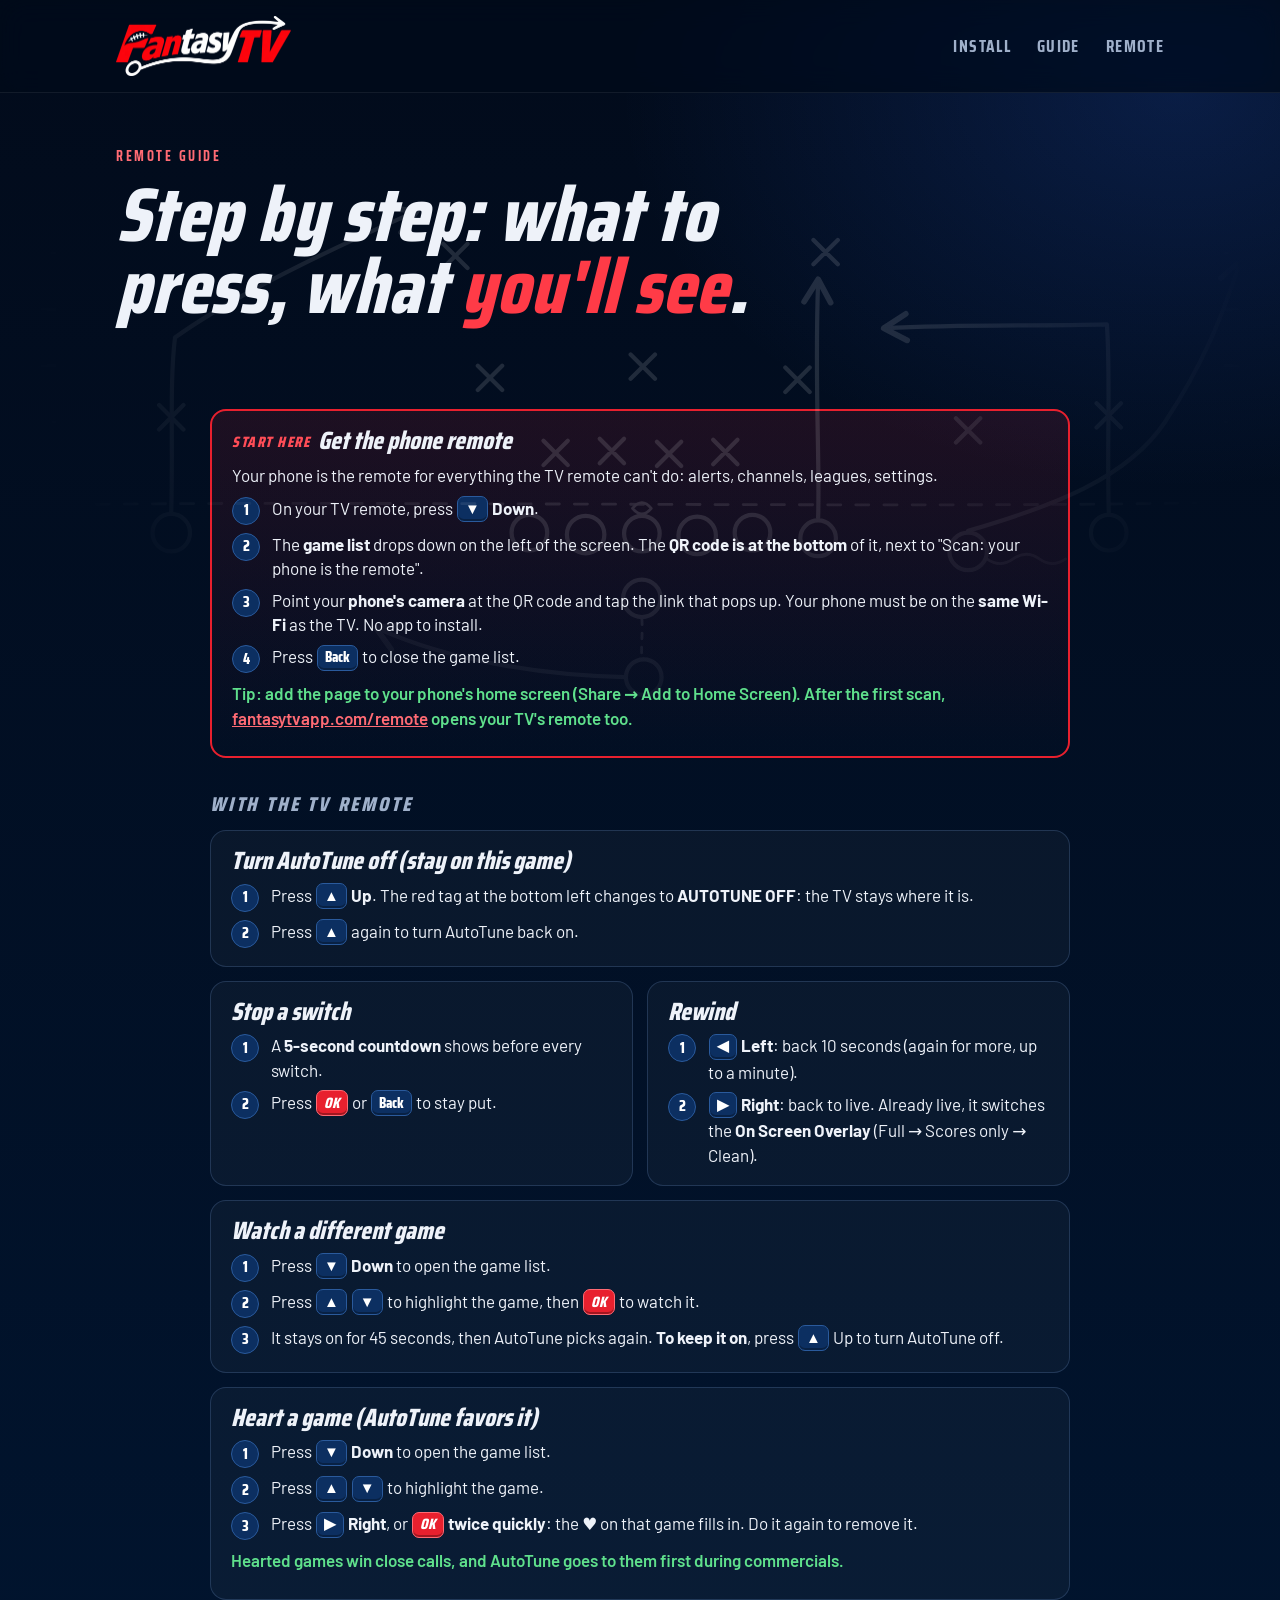
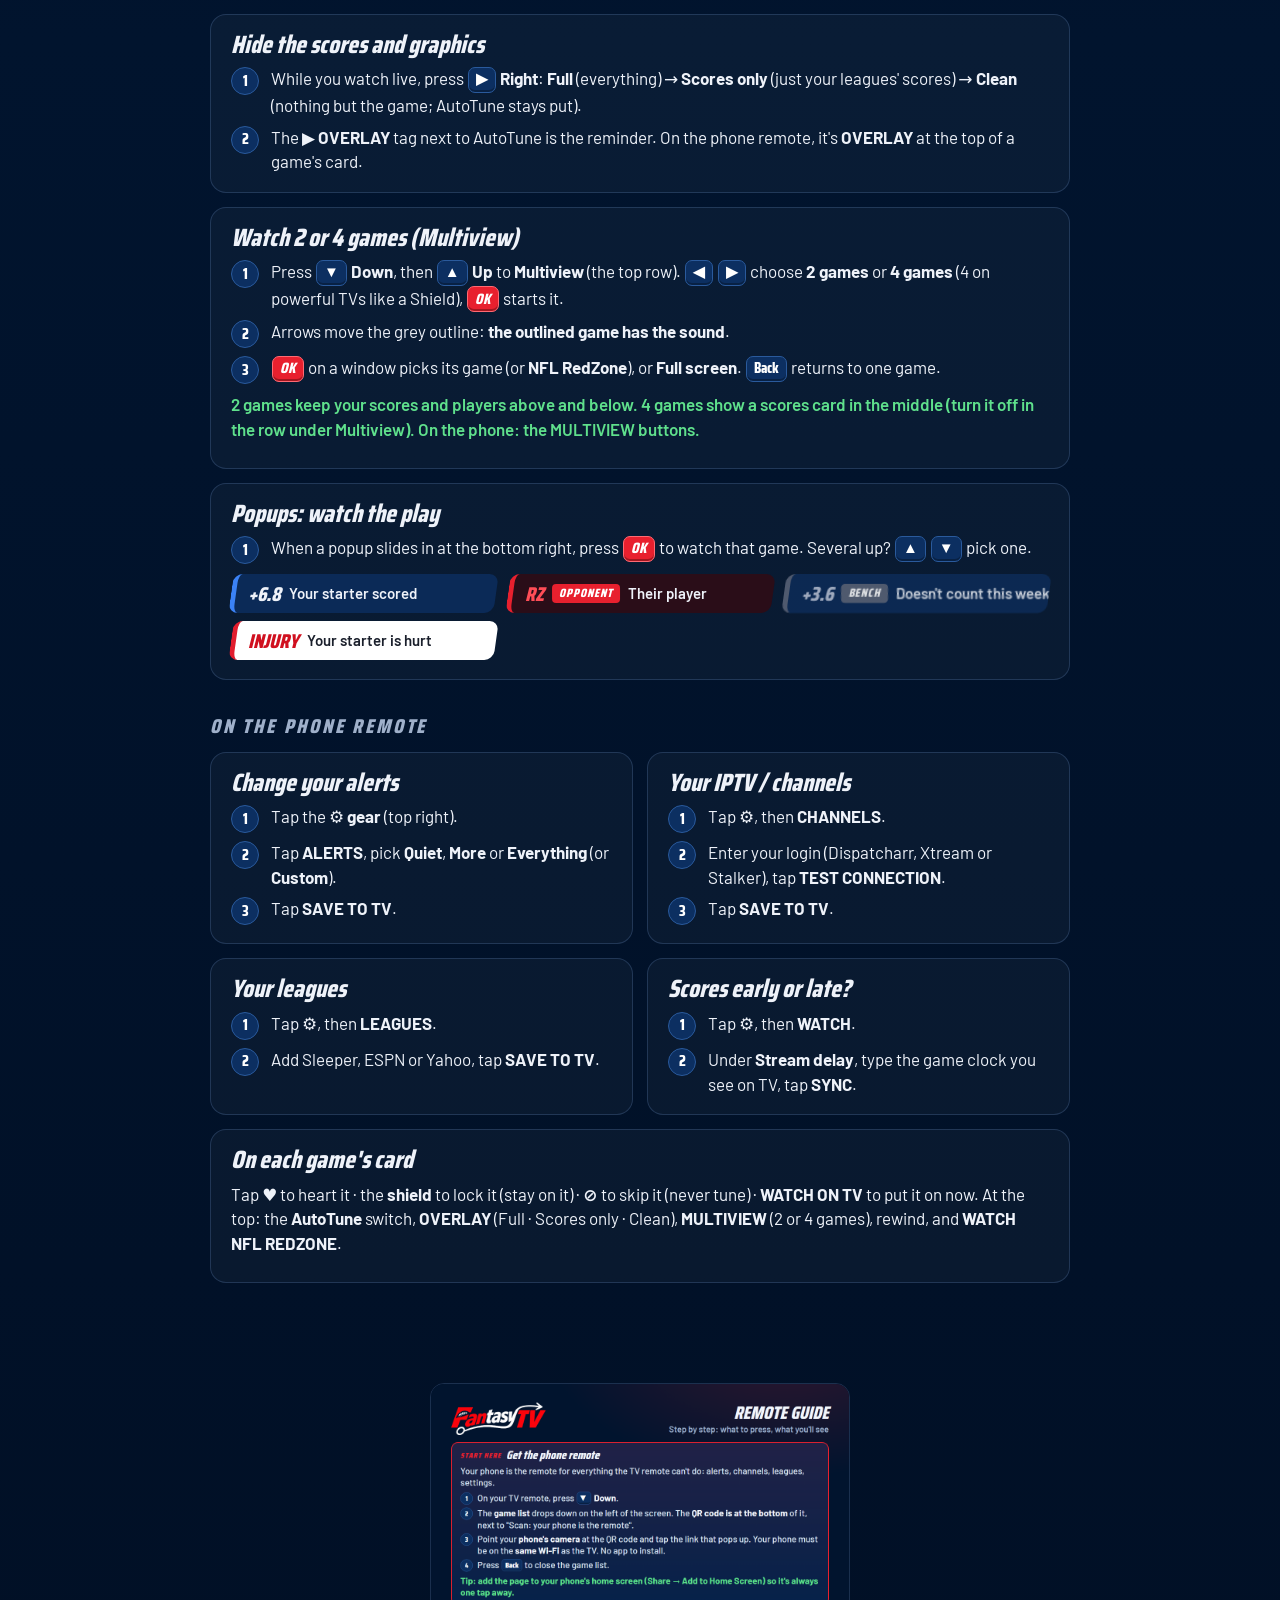
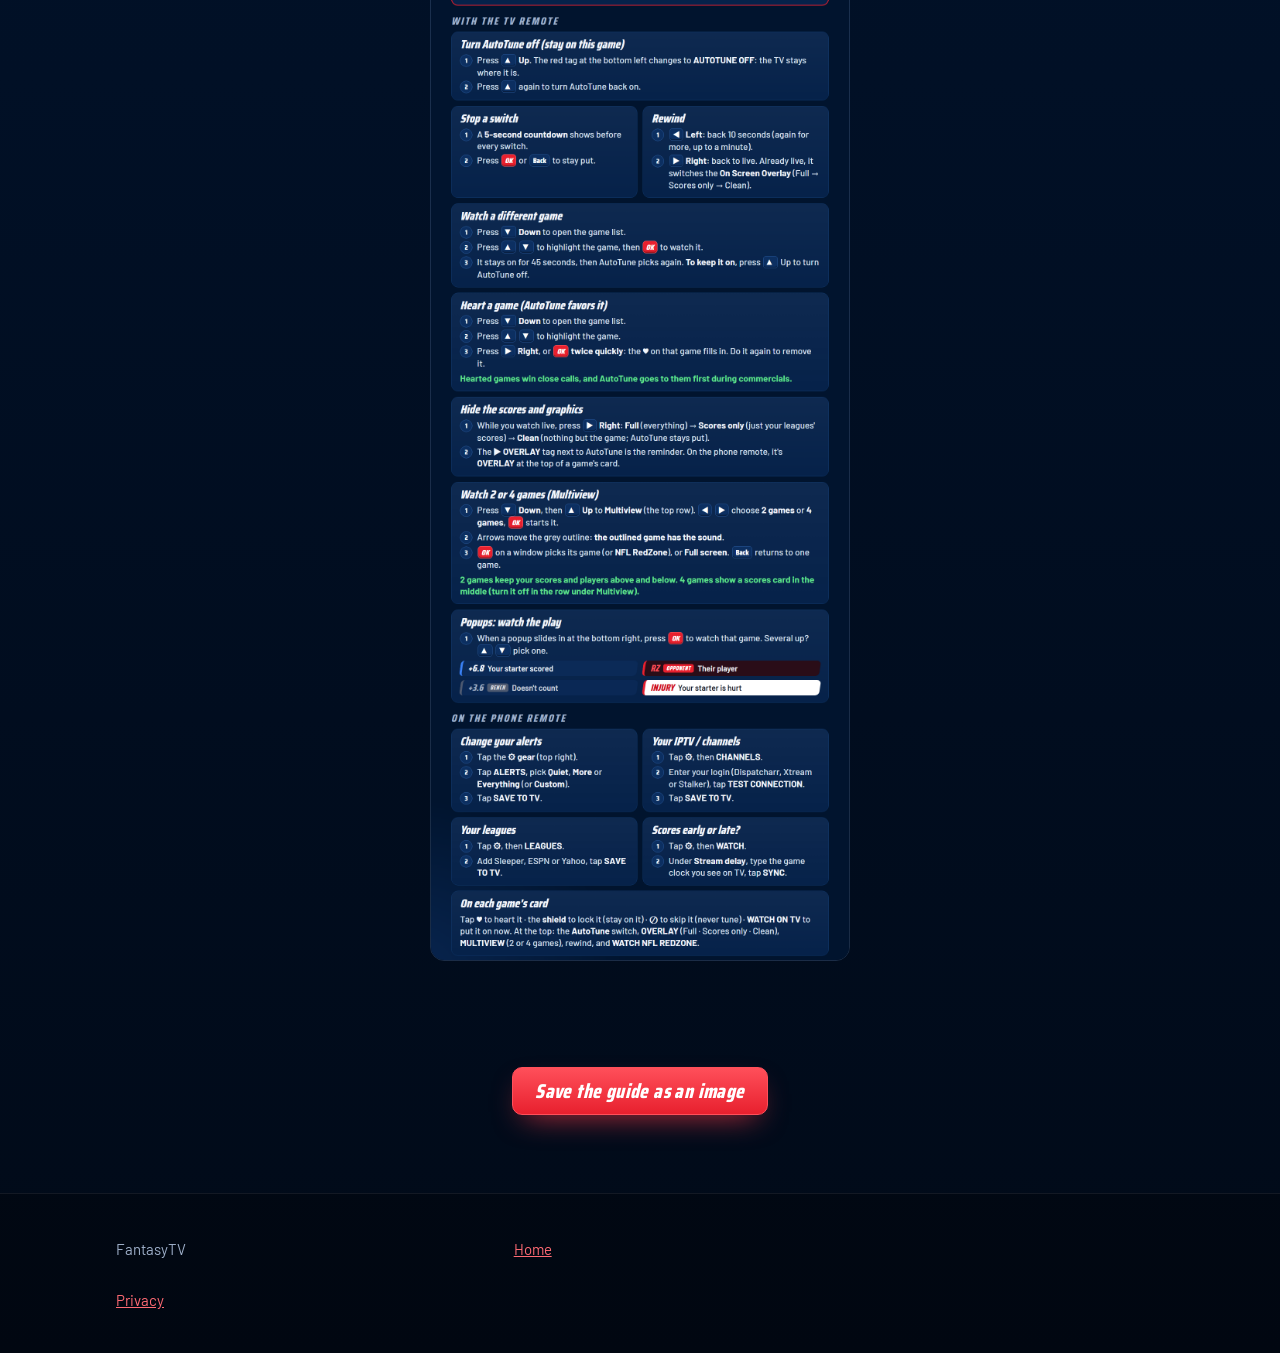
<file: guide/index.html>
<!doctype html>
<html lang="en">
<head>
<meta charset="utf-8">
<meta name="viewport" content="width=device-width, initial-scale=1, viewport-fit=cover">
<title>FantasyTV Remote Guide</title>
<meta name="description" content="Step by step: open the phone remote, turn AutoTune off, heart a game, hide the overlays, rewind, change alerts, channels and leagues.">
<meta name="theme-color" content="#000c1d">
<meta property="og:title" content="FantasyTV Remote Guide">
<meta property="og:description" content="Step by step: what to press, what you'll see.">
<meta property="og:image" content="https://fantasytvapp.com/img/remote-guide.png">
<meta property="og:url" content="https://fantasytvapp.com/guide">
<meta name="twitter:card" content="summary_large_image">
<link rel="icon" href="/img/icon-32.png">
<link rel="preconnect" href="https://fonts.googleapis.com">
<link rel="stylesheet" href="https://fonts.googleapis.com/css2?family=Saira+Condensed:ital,wght@0,700;1,800&family=Barlow:wght@400;500;600;700&display=swap">
<link rel="stylesheet" href="/css/site.css">
<style>
  /* The remote guide, step by step: the same content as brand/FantasyTV-Remote-Guide.png, as a page that fits any screen. */
  .guide { display: grid; gap: 14px; max-width: 860px; margin: 0 auto; }
  .guide h2 { font: italic 800 20px/1 'Saira Condensed', sans-serif; letter-spacing: .14em; color: var(--muted); margin: 22px 0 2px; }
  .gc { padding: 16px 20px 18px; border-radius: 16px; background: rgba(255,255,255,.035); border: 1px solid rgba(120,160,220,.22); }
  .gc.start { border: 2px solid #e8202e; background: linear-gradient(180deg, rgba(232,32,46,.12), rgba(232,32,46,0)); }
  .gc h3 { font: italic 800 25px/1.1 'Saira Condensed', sans-serif; margin: 0 0 8px; }
  .gc h3 .q { font-size: 15px; letter-spacing: .1em; color: #ff4d57; margin-right: 8px; vertical-align: 2px; }
  .gc p { margin: 0 0 8px; line-height: 1.45; }
  .gc ol { list-style: none; counter-reset: s; margin: 0; padding: 0; display: grid; gap: 7px; }
  .gc li { counter-increment: s; display: grid; grid-template-columns: 30px 1fr; gap: 10px; line-height: 1.45; }
  .gc li::before { content: counter(s); width: 26px; height: 26px; margin-top: 1px; border-radius: 50%; background: #0c2f61; border: 1px solid #2a5a9c;
    display: flex; align-items: center; justify-content: center; font: 800 15px/1 'Saira Condensed', sans-serif; color: #fff; }
  .k { display: inline-flex; align-items: center; justify-content: center; min-width: 28px; height: 26px; padding: 0 7px; margin: 0 1px; border-radius: 7px; vertical-align: 1px;
    background: #0c2f61; border: 1px solid #2a5a9c; box-shadow: inset 0 -2px 0 rgba(0,0,0,.3); font: 800 15px/1 'Saira Condensed', sans-serif; color: #fff; }
  .k.ok { background: #e8202e; border-color: #ff6a73; font-style: italic; }
  .tip { color: #5fe08c; font-weight: 600; margin-top: 8px !important; }
  .two { display: grid; grid-template-columns: repeat(auto-fit, minmax(300px, 1fr)); gap: 14px; }
  .pops { display: grid; grid-template-columns: repeat(auto-fit, minmax(230px, 1fr)); gap: 8px 12px; margin-top: 10px; }
  .pop { display: flex; align-items: center; gap: 8px; padding: 8px 12px; border-radius: 9px; transform: skewX(-8deg); background: #0b2a57;
    border-left: 5px solid #3b82f6; font-size: 15px; font-weight: 600; white-space: nowrap; overflow: hidden; }
  .pop > * { transform: skewX(8deg); }
  .pop .pts { font: italic 800 20px/1 'Saira Condensed', sans-serif; }
  .tag { padding: 1px 7px; border-radius: 4px; font: italic 800 12px/1.4 'Saira Condensed', sans-serif; letter-spacing: .08em; color: #fff; }
  .pop.opp { background: #2a0d18; border-color: #e8202e; } .pop.opp .pts { color: #ff4d57; } .pop.opp .tag { background: #e8202e; }
  .pop.bench { opacity: .85; border-color: #5b6478; } .pop.bench .pts { color: #b8c2d6; } .pop.bench .tag { background: #5b6478; }
  .pop.inj { background: #fff; color: #1a1f2b; border-color: #e11d2e; } .pop.inj .pts { color: #d0101f; }
  .save { display: flex; flex-wrap: wrap; gap: 12px; align-items: center; justify-content: center; margin: 28px auto 6px; max-width: 860px; text-align: center; }
  .save img { width: 100%; max-width: 420px; border-radius: 14px; border: 1px solid rgba(120,160,220,.22); }
</style>
</head>
<body>
<nav><div class="wrap"><a class="logo" href="/"><img src="/img/wordmark.png" alt="FantasyTV" width="180" height="30"></a>
  <div class="links"><a href="/#install">Install</a><a href="/guide">Guide</a><a href="/remote">Remote</a></div></div></nav>
<header class="hero"><div class="wrap"><div class="kicker">Remote guide</div><h1>Step by step: what to press, what <span>you'll see</span>.</h1></div></header>
<main><div class="wrap">
  <div class="guide">
    <div class="gc start"><h3><span class="q">START HERE</span>Get the phone remote</h3>
      <p>Your phone is the remote for everything the TV remote can't do: alerts, channels, leagues, settings.</p>
      <ol>
        <li><span>On your TV remote, press <span class="k">▼</span> <b>Down</b>.</span></li>
        <li><span>The <b>game list</b> drops down on the left of the screen. The <b>QR code is at the bottom</b> of it, next to "Scan: your phone is the remote".</span></li>
        <li><span>Point your <b>phone's camera</b> at the QR code and tap the link that pops up. Your phone must be on the <b>same Wi-Fi</b> as the TV. No app to install.</span></li>
        <li><span>Press <span class="k">Back</span> to close the game list.</span></li>
      </ol>
      <p class="tip">Tip: add the page to your phone's home screen (Share → Add to Home Screen). After the first scan, <a href="/remote">fantasytvapp.com/remote</a> opens your TV's remote too.</p>
    </div>

    <h2>WITH THE TV REMOTE</h2>
    <div class="gc"><h3>Turn AutoTune off (stay on this game)</h3><ol>
      <li><span>Press <span class="k">▲</span> <b>Up</b>. The red tag at the bottom left changes to <b>AUTOTUNE OFF</b>: the TV stays where it is.</span></li>
      <li><span>Press <span class="k">▲</span> again to turn AutoTune back on.</span></li>
    </ol></div>

    <div class="two">
      <div class="gc"><h3>Stop a switch</h3><ol>
        <li><span>A <b>5-second countdown</b> shows before every switch.</span></li>
        <li><span>Press <span class="k ok">OK</span> or <span class="k">Back</span> to stay put.</span></li>
      </ol></div>
      <div class="gc"><h3>Rewind</h3><ol>
        <li><span><span class="k">◀</span> <b>Left</b>: back 10 seconds (again for more, up to a minute).</span></li>
        <li><span><span class="k">▶</span> <b>Right</b>: back to live. Already live, it switches the <b>On Screen Overlay</b> (Full → Scores only → Clean).</span></li>
      </ol></div>
    </div>

    <div class="gc"><h3>Watch a different game</h3><ol>
      <li><span>Press <span class="k">▼</span> <b>Down</b> to open the game list.</span></li>
      <li><span>Press <span class="k">▲</span> <span class="k">▼</span> to highlight the game, then <span class="k ok">OK</span> to watch it.</span></li>
      <li><span>It stays on for 45 seconds, then AutoTune picks again. <b>To keep it on</b>, press <span class="k">▲</span> Up to turn AutoTune off.</span></li>
    </ol></div>

    <div class="gc"><h3>Heart a game (AutoTune favors it)</h3><ol>
      <li><span>Press <span class="k">▼</span> <b>Down</b> to open the game list.</span></li>
      <li><span>Press <span class="k">▲</span> <span class="k">▼</span> to highlight the game.</span></li>
      <li><span>Press <span class="k">▶</span> <b>Right</b>, or <span class="k ok">OK</span> <b>twice quickly</b>: the <b>♥</b> on that game fills in. Do it again to remove it.</span></li>
    </ol><p class="tip">Hearted games win close calls, and AutoTune goes to them first during commercials.</p></div>

    <div class="gc"><h3>Hide the scores and graphics</h3><ol>
      <li><span>While you watch live, press <span class="k">▶</span> <b>Right</b>: <b>Full</b> (everything) → <b>Scores only</b> (just your leagues' scores) → <b>Clean</b> (nothing but the game; AutoTune stays put).</span></li>
      <li><span>The <b>▶ OVERLAY</b> tag next to AutoTune is the reminder. On the phone remote, it's <b>OVERLAY</b> at the top of a game's card.</span></li>
    </ol></div>

    <div class="gc"><h3>Watch 2 or 4 games (Multiview)</h3><ol>
      <li><span>Press <span class="k">▼</span> <b>Down</b>, then <span class="k">▲</span> <b>Up</b> to <b>Multiview</b> (the top row). <span class="k">◀</span> <span class="k">▶</span> choose <b>2 games</b> or <b>4 games</b> (4 on powerful TVs like a Shield), <span class="k ok">OK</span> starts it.</span></li>
      <li><span>Arrows move the grey outline: <b>the outlined game has the sound</b>.</span></li>
      <li><span><span class="k ok">OK</span> on a window picks its game (or <b>NFL RedZone</b>), or <b>Full screen</b>. <span class="k">Back</span> returns to one game.</span></li>
    </ol><p class="tip">2 games keep your scores and players above and below. 4 games show a scores card in the middle (turn it off in the row under Multiview). On the phone: the MULTIVIEW buttons.</p></div>

    <div class="gc"><h3>Popups: watch the play</h3><ol>
      <li><span>When a popup slides in at the bottom right, press <span class="k ok">OK</span> to watch that game. Several up? <span class="k">▲</span> <span class="k">▼</span> pick one.</span></li>
    </ol>
      <div class="pops">
        <div class="pop"><span class="pts">+6.8</span><span>Your starter scored</span></div>
        <div class="pop opp"><span class="pts">RZ</span><span class="tag">OPPONENT</span><span>Their player</span></div>
        <div class="pop bench"><span class="pts">+3.6</span><span class="tag">BENCH</span><span>Doesn't count this week</span></div>
        <div class="pop inj"><span class="pts">INJURY</span><span>Your starter is hurt</span></div>
      </div>
    </div>

    <h2>ON THE PHONE REMOTE</h2>
    <div class="two">
      <div class="gc"><h3>Change your alerts</h3><ol>
        <li><span>Tap the <b>⚙ gear</b> (top right).</span></li>
        <li><span>Tap <b>ALERTS</b>, pick <b>Quiet</b>, <b>More</b> or <b>Everything</b> (or <b>Custom</b>).</span></li>
        <li><span>Tap <b>SAVE TO TV</b>.</span></li>
      </ol></div>
      <div class="gc"><h3>Your IPTV / channels</h3><ol>
        <li><span>Tap <b>⚙</b>, then <b>CHANNELS</b>.</span></li>
        <li><span>Enter your login (Dispatcharr, Xtream or Stalker), tap <b>TEST CONNECTION</b>.</span></li>
        <li><span>Tap <b>SAVE TO TV</b>.</span></li>
      </ol></div>
      <div class="gc"><h3>Your leagues</h3><ol>
        <li><span>Tap <b>⚙</b>, then <b>LEAGUES</b>.</span></li>
        <li><span>Add Sleeper, ESPN or Yahoo, tap <b>SAVE TO TV</b>.</span></li>
      </ol></div>
      <div class="gc"><h3>Scores early or late?</h3><ol>
        <li><span>Tap <b>⚙</b>, then <b>WATCH</b>.</span></li>
        <li><span>Under <b>Stream delay</b>, type the game clock you see on TV, tap <b>SYNC</b>.</span></li>
      </ol></div>
    </div>
    <div class="gc"><h3>On each game's card</h3>
      <p>Tap <b>♥</b> to heart it · the <b>shield</b> to lock it (stay on it) · <b>⊘</b> to skip it (never tune) · <b>WATCH ON TV</b> to put it on now. At the top: the <b>AutoTune</b> switch, <b>OVERLAY</b> (Full · Scores only · Clean), <b>MULTIVIEW</b> (2 or 4 games), rewind, and <b>WATCH NFL REDZONE</b>.</p>
    </div>
  </div>

  <div class="save">
    <img src="/img/remote-guide.png" alt="The FantasyTV remote guide as one image" width="1080" height="3040" loading="lazy">
  </div>
  <div class="save"><a class="btn primary" href="/img/remote-guide.png" download="FantasyTV-Remote-Guide.png">Save the guide as an image</a></div>
</div></main>
<footer><div class="wrap"><span>FantasyTV</span><a href="/">Home</a><a href="/privacy">Privacy</a></div></footer>
</body>
</html>
</file>
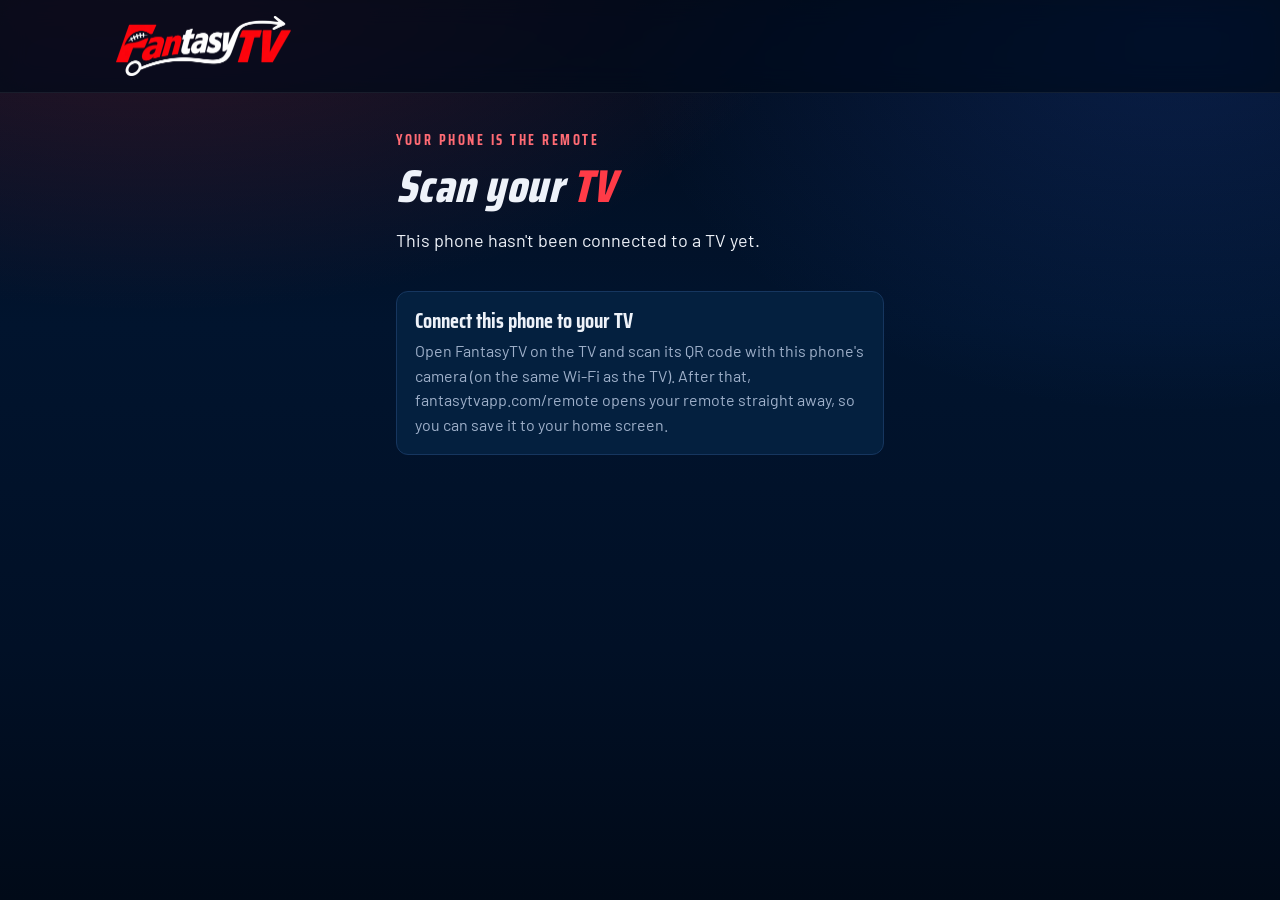
<file: remote/index.html>
<!doctype html>
<html lang="en">
<head>
<meta charset="utf-8">
<meta name="viewport" content="width=device-width, initial-scale=1, viewport-fit=cover">
<title>FantasyTV Remote</title>
<meta name="description" content="Opens the FantasyTV remote for your TV on this phone.">
<meta name="theme-color" content="#000c1d">
<link rel="icon" href="/img/icon-32.png">
<link rel="apple-touch-icon" href="/img/icon-192.png">
<link rel="preconnect" href="https://fonts.googleapis.com">
<link rel="stylesheet" href="https://fonts.googleapis.com/css2?family=Saira+Condensed:ital,wght@0,700;1,800&family=Barlow:wght@400;500;600&display=swap">
<link rel="stylesheet" href="/css/site.css">
<style>
  .box { max-width: 520px; margin: 0 auto; padding: 40px 16px 60px; display: grid; gap: 18px; }
  .box h1 { font-size: 46px; }
  .tvs { display: grid; gap: 10px; }
  .tvs .btn { justify-content: space-between; width: 100%; }
  .tvs small { font: 500 14px/1 var(--body); color: rgba(255,255,255,.8); font-style: normal; }
  .muted { color: var(--muted); margin: 0; }
  #msg { margin: 0; font-size: 18px; }
</style>
</head>
<body>
<nav><div class="wrap"><a class="logo" href="/"><img src="/img/wordmark.png" alt="FantasyTV" width="180" height="30"></a></div></nav>
<div class="box">
  <div class="kicker">Your phone is the remote</div>
  <h1>Opening your <span>TV</span>…</h1>
  <p id="msg">One moment.</p>
  <div class="tvs" id="tvs"></div>
  <div class="card" id="help" hidden>
    <b>Connect this phone to your TV</b>
    <span>Open FantasyTV on the TV and scan its QR code with this phone's camera (on the same Wi-Fi as the TV). After that, fantasytvapp.com/remote opens your remote straight away, so you can save it to your home screen.</span>
  </div>
  <p class="muted" id="foot"></p>
</div>
<script>
// The TV's QR code opens fantasytvapp.com/remote#192.168.1.20:8765. The part after # stays on this phone (browsers
// never send it to the website): it's saved here, and the phone goes straight to that TV's remote on your home Wi-Fi.
// With nothing after #, the TVs saved on this phone are used. No address ever leaves the phone.
const KEY = 'ftv.tvs';
const load = () => { try { return JSON.parse(localStorage.getItem(KEY) || '[]'); } catch { return []; } };
const save = list => { try { localStorage.setItem(KEY, JSON.stringify(list.slice(0, 5))); } catch { /* private mode: still opens */ } };
// Only an address on a home network (10.x, 172.16-31.x, 192.168.x), with an optional port.
const homeAddress = s => {
  const m = /^(\d{1,3})\.(\d{1,3})\.(\d{1,3})\.(\d{1,3})(?::(\d{2,5}))?$/.exec(s || '');
  if (!m || m.slice(1, 5).some(n => +n > 255)) return null;
  const [a, b] = [+m[1], +m[2]];
  if (!(a === 10 || (a === 172 && b >= 16 && b <= 31) || (a === 192 && b === 168))) return null;
  return `${m[1]}.${m[2]}.${m[3]}.${m[4]}:${m[5] || 8765}`;
};
const open = host => location.replace(`http://${host}/remote.html`);

const fromCode = homeAddress(decodeURIComponent(location.hash.slice(1)));
let tvs = load();
if (fromCode) {
  tvs = [{ host: fromCode, at: Date.now() }, ...tvs.filter(t => t.host !== fromCode)];
  save(tvs);
  history.replaceState(null, '', '/remote');
  open(fromCode);
} else if (tvs.length === 1) {
  open(tvs[0].host);
} else if (tvs.length > 1) {
  document.querySelector('h1').innerHTML = 'Which <span>TV</span>?';
  document.getElementById('msg').textContent = 'This phone has opened more than one TV.';
  document.getElementById('tvs').innerHTML = tvs.map((t, i) =>
    `<a class="btn ${i ? '' : 'primary'}" href="http://${t.host}/remote.html">TV at ${t.host.replace(':8765', '')}<small>${i ? '' : 'last used'}</small></a>`).join('');
  document.getElementById('help').hidden = false;
} else {
  document.querySelector('h1').innerHTML = 'Scan your <span>TV</span>';
  document.getElementById('msg').textContent = "This phone hasn't been connected to a TV yet.";
  document.getElementById('help').hidden = false;
}
if (tvs.length) document.getElementById('foot').innerHTML = 'Not opening? The TV may have a new address: scan its QR code again. <a href="#" id="forget">Forget saved TVs</a>';
addEventListener('hashchange', () => location.reload());   // a code scanned while this page was already open
document.addEventListener('click', e => {
  if (e.target.id !== 'forget') return;
  e.preventDefault(); save([]); location.reload();
});
</script>
</body>
</html>
</file>
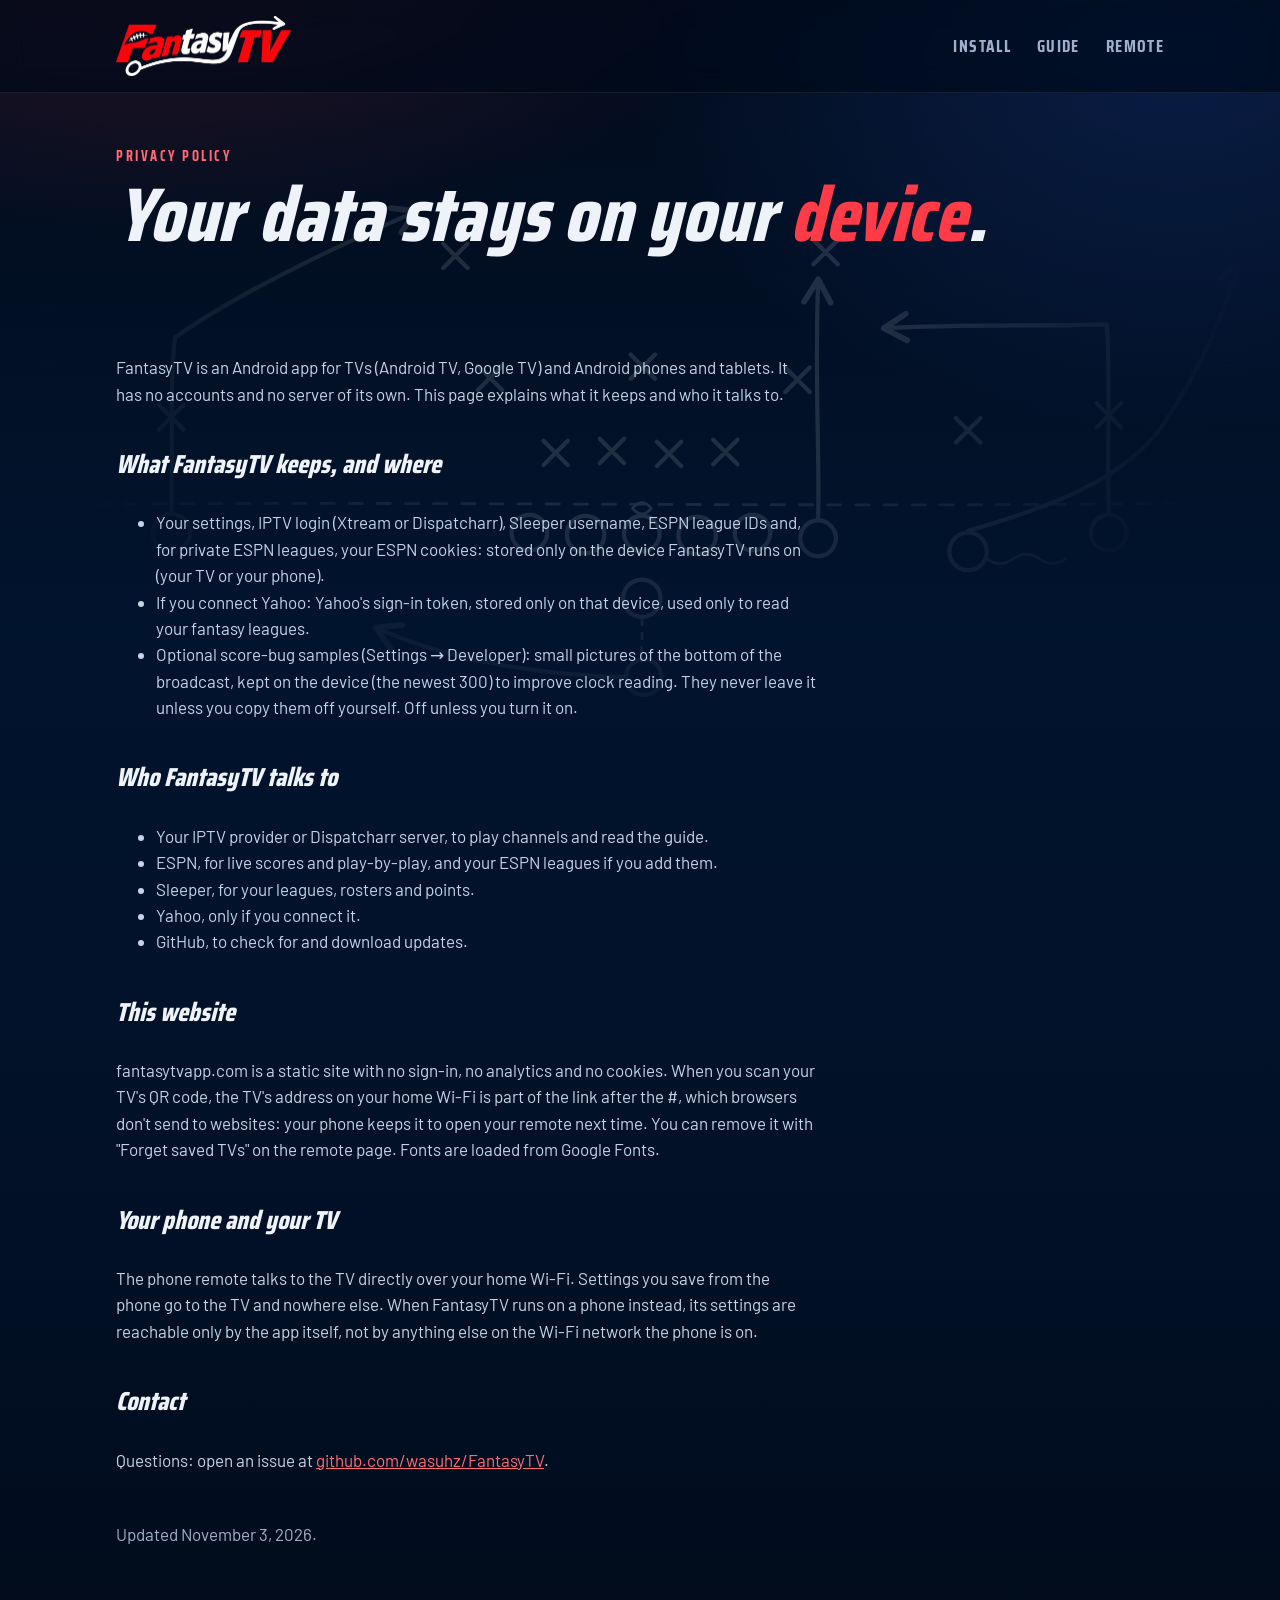
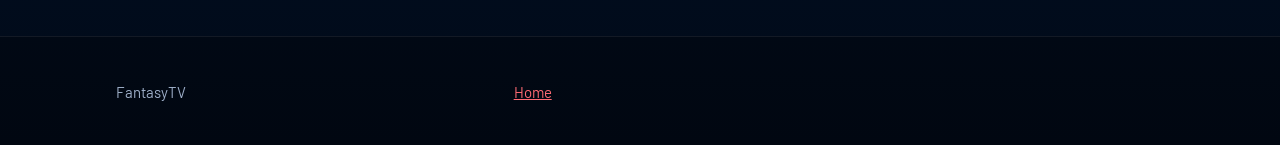
<file: privacy.html>
<!doctype html>
<html lang="en">
<head>
<meta charset="utf-8">
<meta name="viewport" content="width=device-width, initial-scale=1, viewport-fit=cover">
<title>FantasyTV Privacy</title>
<meta name="description" content="What FantasyTV keeps, where, and who it talks to.">
<meta name="theme-color" content="#000c1d">
<link rel="icon" href="/img/icon-32.png">
<link rel="preconnect" href="https://fonts.googleapis.com">
<link rel="stylesheet" href="https://fonts.googleapis.com/css2?family=Saira+Condensed:ital,wght@0,700;1,800&family=Barlow:wght@400;500;600&display=swap">
<link rel="stylesheet" href="/css/site.css">
</head>
<body>
<nav><div class="wrap"><a class="logo" href="/"><img src="/img/wordmark.png" alt="FantasyTV" width="180" height="30"></a>
  <div class="links"><a href="/#install">Install</a><a href="/guide">Guide</a><a href="/remote">Remote</a></div></div></nav>
<header class="hero"><div class="wrap"><div class="kicker">Privacy policy</div><h1>Your data stays on your <span>device</span>.</h1></div></header>
<main><div class="wrap"><div class="prose">
  <p>FantasyTV is an Android app for TVs (Android TV, Google TV) and Android phones and tablets. It has no accounts and no server of its own. This page explains what it keeps and who it talks to.</p>
  <h2>What FantasyTV keeps, and where</h2>
  <ul>
    <li>Your settings, IPTV login (Xtream or Dispatcharr), Sleeper username, ESPN league IDs and, for private ESPN leagues, your ESPN cookies: stored only on the device FantasyTV runs on (your TV or your phone).</li>
    <li>If you connect Yahoo: Yahoo's sign-in token, stored only on that device, used only to read your fantasy leagues.</li>
    <li>Optional score-bug samples (Settings → Developer): small pictures of the bottom of the broadcast, kept on the device (the newest 300) to improve clock reading. They never leave it unless you copy them off yourself. Off unless you turn it on.</li>
  </ul>
  <h2>Who FantasyTV talks to</h2>
  <ul>
    <li>Your IPTV provider or Dispatcharr server, to play channels and read the guide.</li>
    <li>ESPN, for live scores and play-by-play, and your ESPN leagues if you add them.</li>
    <li>Sleeper, for your leagues, rosters and points.</li>
    <li>Yahoo, only if you connect it.</li>
    <li>GitHub, to check for and download updates.</li>
  </ul>
  <h2>This website</h2>
  <p>fantasytvapp.com is a static site with no sign-in, no analytics and no cookies. When you scan your TV's QR code, the TV's address on your home Wi-Fi is part of the link after the #, which browsers don't send to websites: your phone keeps it to open your remote next time. You can remove it with "Forget saved TVs" on the remote page. Fonts are loaded from Google Fonts.</p>
  <h2>Your phone and your TV</h2>
  <p>The phone remote talks to the TV directly over your home Wi-Fi. Settings you save from the phone go to the TV and nowhere else. When FantasyTV runs on a phone instead, its settings are reachable only by the app itself, not by anything else on the Wi-Fi network the phone is on.</p>
  <h2>Contact</h2>
  <p>Questions: open an issue at <a href="https://github.com/wasuhz/FantasyTV/issues">github.com/wasuhz/FantasyTV</a>.</p>
  <p style="color:var(--muted)">Updated November 3, 2026.</p>
</div></div></main>
<footer><div class="wrap"><span>FantasyTV</span><a href="/">Home</a></div></footer>
</body>
</html>
</file>
<file: css/site.css>
/* fantasytvapp.com: the broadcast look of the app (navy, red segment tags, italic condensed headings). */
:root {
  --bg: #01142e; --panel: #04203f; --ink: #eef2f9; --muted: #9fb0ca; --line: #16365f; --navy: #000c1d;
  --red: #ff3b47; --red-ink: #ff6b74; --chip: #0b2c52; --lime: #b6f03c;
  --display: 'Saira Condensed', 'Arial Narrow', sans-serif;
  --body: 'Barlow', system-ui, sans-serif;
  color-scheme: dark;
}
* { box-sizing: border-box; }
html { -webkit-text-size-adjust: 100%; }
body { margin: 0; background: var(--bg); color: var(--ink); font: 400 17px/1.55 var(--body); }
a { color: var(--red-ink); }
img { max-width: 100%; height: auto; display: block; }
.wrap { max-width: 1080px; margin: 0 auto; padding-left: max(16px, env(safe-area-inset-left, 0px)); padding-right: max(16px, env(safe-area-inset-right, 0px)); }

nav { background: var(--navy); border-bottom: 1px solid var(--line); }
nav .wrap { display: flex; align-items: center; gap: 16px; padding-block: 12px; }
nav .logo img { height: 30px; width: auto; }
nav .beta { font: 700 11px/1 var(--display); letter-spacing: .16em; color: var(--lime); border: 1px solid var(--lime); border-radius: 999px; padding: 4px 8px 3px; margin-left: -6px; }
.hero p.betanote { margin: 0; font-size: 15px; color: var(--muted); }
.hero p.betanote b { color: var(--lime); font-weight: 600; }
nav .links { margin-left: auto; display: flex; gap: 18px; font: 700 15px/1 var(--display); letter-spacing: .08em; text-transform: uppercase; }
nav .links a { color: var(--muted); text-decoration: none; }
nav .links a:hover { color: var(--ink); }

.btn { display: inline-flex; align-items: center; justify-content: center; gap: 8px; min-height: 48px; padding: 12px 22px; border-radius: 10px;
  font: italic 800 20px/1 var(--display); letter-spacing: .02em; text-decoration: none; border: 1px solid var(--line); color: var(--ink); background: var(--panel); cursor: pointer; }
.btn.primary { background: var(--red); border-color: var(--red); color: #fff; }
.btn:focus-visible { outline: 3px solid var(--lime); outline-offset: 2px; }

header.hero { background: var(--navy); }
header.hero .wrap { padding-block: 44px 40px; display: grid; gap: 16px; }
.kicker { font: 700 14px/1 var(--display); letter-spacing: .18em; text-transform: uppercase; color: var(--red-ink); }
h1 { margin: 0; font: italic 800 clamp(42px, 8vw, 76px)/.95 var(--display); letter-spacing: .01em; text-wrap: balance; }
h1 span { color: var(--red); }
/* "YOUR": red caps over a hand-drawn play route, like the logo's, that draws itself in */
h1 .you { position: relative; display: inline-block; text-transform: uppercase; padding-right: .06em; }
h1 .you svg { position: absolute; left: -2%; width: 104%; top: 86%; overflow: visible; fill: none; stroke: #fff; stroke-width: 5; stroke-linecap: round; stroke-linejoin: round; }
h1 .you svg * { stroke-dasharray: 220; stroke-dashoffset: 220; animation: route 1s .35s cubic-bezier(.6,0,.3,1) forwards; }
h1 .you svg path + path { animation-delay: 1.15s; animation-duration: .3s; }
@keyframes route { to { stroke-dashoffset: 0; } }
.hero h1 { margin-bottom: 14px; }
.hero p.vs { font: italic 700 clamp(20px, 2.6vw, 26px)/1.25 var(--display); color: var(--ink); letter-spacing: .01em; }
.hero p.vs b { color: var(--red); text-transform: uppercase; font-weight: 800; }
.hero p { margin: 0; max-width: 62ch; color: #c6d2e5; font-size: 19px; }
.cta { display: flex; flex-wrap: wrap; gap: 10px; margin-top: 6px; }
.shot { margin-top: 18px; border: 1px solid var(--line); border-radius: 12px; overflow: hidden; }
figure.shot { margin-inline: 0; margin-bottom: 0; background: #000; }
/* the hero's demo: wider than the page on a big screen, so the TV and its words read easily */
@media (min-width: 1140px) {
  .hero figure.shot { width: min(1440px, calc(100vw - 48px)); margin-left: calc((100% - min(1440px, calc(100vw - 48px))) / 2); }
}
.shot iframe { display: block; width: 100%; aspect-ratio: 16 / 9; border: 0; pointer-events: none; }
/* phones: the tour's current step under the demo, readable (filled in by the demo) */
.tourstep { display: none; padding: 14px 16px 16px; background: var(--panel); border-top: 1px solid var(--line); }
.tourstep .top { display: flex; align-items: center; gap: 10px; margin-bottom: 6px; }
.tourstep .key { font: 800 18px/1 var(--display); background: var(--red); color: #fff; padding: 6px 10px; border-radius: 8px; }
.tourstep .key:empty { display: none; }
.tourstep .n { margin-left: auto; font: 700 14px/1 var(--display); color: var(--muted); letter-spacing: .08em; }
.tourstep b { display: block; font: italic 800 22px/1.1 var(--display); }
.tourstep p { margin: 6px 0 0; color: #c6d2e5; font-size: 16px; }
@media (max-width: 700px) { #remote-tour .tourstep:not(:empty) { display: block; } #remote-tour figcaption { display: none; } }
.shot figcaption { padding: 8px 14px; font-size: 14px; color: var(--muted); background: var(--panel); border-top: 1px solid var(--line); }

main .wrap { padding-block: 36px 60px; display: grid; gap: 44px; }
section { display: grid; gap: 16px; scroll-margin-top: 20px; }
.seg { display: flex; align-items: center; gap: 14px; flex-wrap: wrap; }
.seg h2 { margin: 0; font: italic 800 30px/1 var(--display); background: var(--red); color: #fff; padding: 6px 18px 8px 14px;
  clip-path: polygon(0 0, 100% 0, calc(100% - 12px) 100%, 0 100%); }
.seg p { margin: 0; color: var(--muted); font-size: 16px; flex: 1 1 260px; min-width: 0; }
.grid { list-style: none; margin: 0; padding: 0; display: grid; grid-template-columns: repeat(auto-fill, minmax(min(100%, 320px), 1fr)); gap: 12px; }
.grid li, .card { background: var(--panel); border: 1px solid var(--line); border-radius: 12px; padding: 16px 18px; display: grid; gap: 6px; align-content: start; min-width: 0; }
.grid b, .card b { font: 700 21px/1.2 var(--display); }
.grid span, .card span { color: var(--muted); font-size: 16px; }
ol.steps { margin: 0; padding: 0; list-style: none; counter-reset: s; display: grid; gap: 12px; }
ol.steps li { counter-increment: s; background: var(--panel); border: 1px solid var(--line); border-radius: 12px; padding: 16px 18px 16px 64px; position: relative; }
ol.steps li::before { content: counter(s); position: absolute; left: 16px; top: 14px; width: 34px; height: 34px; border-radius: 50%; background: var(--red); color: #fff;
  font: italic 800 20px/34px var(--display); text-align: center; }
ol.steps b { font: 700 20px/1.2 var(--display); display: block; margin-bottom: 2px; }
ol.steps span { color: var(--muted); }
h3.path { margin: 10px 0 -4px; font: italic 800 24px/1.1 var(--display); display: flex; align-items: baseline; flex-wrap: wrap; gap: 4px 12px; }
h3.path small { font: 600 15px/1.2 var(--body); color: var(--muted); }
.btn.dl { min-height: 40px; padding: 8px 14px; font-size: 17px; margin: 4px 2px; vertical-align: middle; }
.code-link { font: 700 18px/1.3 var(--display); color: var(--ink); letter-spacing: .02em; text-decoration: underline; text-decoration-color: var(--red); text-underline-offset: 3px; }
.code-link:hover { color: var(--red-ink); }
p.note { margin: 0; color: var(--muted); font-size: 15px; }
.code { font: italic 800 30px/1 var(--display); color: var(--lime); letter-spacing: .04em; }
details { background: var(--panel); border: 1px solid var(--line); border-radius: 12px; padding: 14px 18px; }
details summary { font: 700 20px/1.3 var(--display); cursor: pointer; }
details p { margin: 10px 0 0; color: var(--muted); }
footer { border-top: 1px solid var(--line); }
footer .wrap { padding-block: 22px 40px; color: var(--muted); font-size: 15px; display: flex; flex-wrap: wrap; gap: 8px 22px; }
.prose { max-width: 70ch; display: grid; gap: 14px; }
.prose h2 { margin: 12px 0 0; font: italic 800 26px/1.1 var(--display); }
.prose p, .prose li { color: #c6d2e5; }
@media (min-width: 900px) { nav .wrap { padding-block: 16px; } nav .logo img { height: 60px; } nav .links { gap: 26px; font-size: 17px; } }
@media (max-width: 560px) { nav .links { gap: 12px; font-size: 13px; } nav .links .hide-sm { display: none; } }
@media (prefers-reduced-motion: reduce) { * { animation: none !important; transition: none !important; } h1 .you svg * { stroke-dashoffset: 0; } }

/* ---- Polish: depth, light and motion (stadium-light glows on navy, glass panels, red accents) ---- */
html { background: #010a18; }
body { min-height: 100vh; background:
  radial-gradient(1100px 620px at 12% -8%, rgba(255,59,71,.20), transparent 62%),
  radial-gradient(900px 640px at 92% 2%, rgba(46,110,255,.18), transparent 62%),
  linear-gradient(180deg, #020b1b 0%, #01142e 36%, #011026 72%, #010a18 100%); }
:root { --glass: linear-gradient(180deg, rgba(255,255,255,.05), rgba(255,255,255,.015)); --edge: rgba(255,255,255,.09); }

/* nav: stays at the top, frosted */
nav { position: sticky; top: 0; z-index: 50; background: rgba(1,10,24,.72); -webkit-backdrop-filter: saturate(140%) blur(14px); backdrop-filter: saturate(140%) blur(14px); border-bottom: 1px solid rgba(255,255,255,.07); }
nav .links a { position: relative; padding: 6px 0; transition: color .2s; }
nav .links a::after { content: ''; position: absolute; left: 0; right: 0; bottom: 0; height: 2px; background: var(--red); transform: scaleX(0); transition: transform .25s; }
nav .links a:hover::after { transform: scaleX(1); }

/* buttons */
.btn { transition: transform .15s, box-shadow .2s, border-color .2s, background .2s; }
.btn.primary { background: linear-gradient(180deg, #ff4f5a, #e8202e); border-color: #ff4f5a; box-shadow: 0 12px 30px -12px rgba(255,59,71,.8); }
.btn.primary:hover { transform: translateY(-1px); box-shadow: 0 16px 36px -12px rgba(255,59,71,.95); }
.btn:not(.primary) { background: rgba(255,255,255,.05); border-color: rgba(255,255,255,.16); }
.btn:not(.primary):hover { border-color: rgba(255,255,255,.34); background: rgba(255,255,255,.08); }

/* hero: a faint field grid behind it, the demo lifted off the page */
header.hero { background: transparent; position: relative; isolation: isolate; }
/* behind the headline: a coach's whiteboard play (X's, O's and routes), chalk-faint, fading out at the edges */
header.hero::before { content: ''; position: absolute; inset: 0 0 auto 0; height: 760px; z-index: -1; pointer-events: none; opacity: .12;
  background: url(/img/playbook.svg) 50% 10px / min(1500px, 150vw) auto no-repeat;
  -webkit-mask-image: radial-gradient(ellipse 62% 75% at 50% 32%, #000 30%, transparent 78%); mask-image: radial-gradient(ellipse 62% 75% at 50% 32%, #000 30%, transparent 78%); }
header.hero .wrap { padding-block: 56px 24px; }
/* the hero's spec line: three short columns, a red label over plain text, thin dividers between */
.specs { margin: 8px 0 0; display: grid; grid-template-columns: repeat(3, auto); justify-content: start; max-width: 100%; }
.specs div { padding: 2px 26px; border-left: 1px solid rgba(255,255,255,.14); min-width: 0; }
.specs div:first-child { padding-left: 0; border-left: 0; }
.specs dt { font: 700 12px/1 var(--display); letter-spacing: .18em; text-transform: uppercase; color: var(--red-ink); margin-bottom: 7px; }
.specs dd { margin: 0; font: 500 16px/1.35 var(--body); color: #dfe6f2; }
.specs dd i { font-style: normal; color: var(--muted); }
@media (max-width: 760px) {
  .specs { grid-template-columns: 1fr; gap: 12px; }
  .specs div { padding: 0 0 0 12px; border-left: 2px solid rgba(255,59,71,.6); }
  .specs div:first-child { padding-left: 12px; border-left: 2px solid rgba(255,59,71,.6); }
}
.hero figure.shot { margin-top: 30px; border-radius: 18px; border: 1px solid rgba(255,255,255,.12);
  box-shadow: 0 50px 120px -40px rgba(255,59,71,.55), 0 40px 90px -50px rgba(46,110,255,.8); }
.shot figcaption { background: rgba(4,26,54,.85); border-top-color: rgba(255,255,255,.08); }

/* the numbers under the hero */
.stats { list-style: none; margin: 26px 0 0; padding: 0; display: grid; grid-template-columns: repeat(auto-fit, minmax(min(100%, 210px), 1fr)); gap: 1px;
  background: rgba(255,255,255,.08); border: 1px solid rgba(255,255,255,.08); border-radius: 16px; overflow: hidden; }
.stats li { background: rgba(2,16,38,.92); padding: 18px 22px; display: grid; gap: 4px; }
.stats b { font: italic 800 46px/1 var(--display); background: linear-gradient(180deg, #fff 30%, #ff9aa1); -webkit-background-clip: text; background-clip: text; color: transparent; }
.stats span { color: var(--muted); font-size: 15px; line-height: 1.35; }

main .wrap { padding-block: 48px 72px; gap: 72px; }
.seg h2 { box-shadow: 0 10px 30px -14px rgba(255,59,71,.8); }

/* works with: three columns like a lineup card, a red label over the names, thin dividers between (no boxes) */
.workswith .groups { display: grid; grid-template-columns: repeat(3, 1fr); }
.workswith .group { display: grid; gap: 14px; align-content: start; padding: 4px 32px; border-left: 1px solid rgba(255,255,255,.12); }
.workswith .group:first-child { padding-left: 0; border-left: 0; }
.workswith small { font: 700 13px/1 var(--display); letter-spacing: .18em; text-transform: uppercase; color: var(--red-ink); }
.workswith ul { list-style: none; margin: 0; padding: 0; display: grid; gap: 10px; }
.workswith li { font: italic 800 26px/1.05 var(--display); letter-spacing: .01em; color: #eef2f9; }
.workswith li em { font: 500 14px/1 var(--body); font-style: normal; color: var(--muted); margin-left: 8px; letter-spacing: 0; vertical-align: 3px; }
.workswith li.soon { color: #7d8ea9; }
@media (max-width: 760px) {
  .workswith .groups { grid-template-columns: 1fr; gap: 22px; }
  .workswith .group, .workswith .group:first-child { padding: 0 0 0 14px; border-left: 2px solid rgba(255,59,71,.6); }
  .workswith li { font-size: 22px; }
}

/* feature cards: glass, an icon each, a red edge on hover */
.grid { gap: 14px; }
.grid li { background: var(--glass); border-color: var(--edge); border-radius: 16px; padding: 20px 20px 22px; gap: 8px; }
.grid li:hover { border-color: rgba(255,59,71,.45); box-shadow: 0 20px 44px -26px rgba(255,59,71,.7); background: linear-gradient(180deg, rgba(255,255,255,.07), rgba(255,255,255,.02)); }
.ico { width: 44px; height: 44px; border-radius: 12px; display: grid; place-items: center; margin-bottom: 6px; color: #ff7c84;
  background: linear-gradient(135deg, rgba(255,59,71,.24), rgba(255,59,71,.06)); border: 1px solid rgba(255,59,71,.35); }
.ico svg { width: 22px; height: 22px; fill: none; stroke: currentColor; stroke-width: 1.8; stroke-linecap: round; stroke-linejoin: round; }

/* install: TV and phone side by side, steps joined by a line */
.paths { display: grid; gap: 28px; }
.path-col { display: grid; gap: 14px; align-content: start; }
@media (min-width: 960px) { .paths { grid-template-columns: 1fr 1fr; } }
h3.path { margin: 0; }
ol.steps { position: relative; }
ol.steps::before { content: ''; position: absolute; left: 32px; top: 24px; bottom: 24px; width: 2px; background: linear-gradient(var(--red), rgba(255,59,71,.08)); }
ol.steps li { background: var(--glass); border-color: var(--edge); border-radius: 16px; }
ol.steps li::before { background: linear-gradient(180deg, #ff4f5a, #e8202e); box-shadow: 0 0 0 5px rgba(1,16,38,.95), 0 8px 20px -6px rgba(255,59,71,.8); }

/* questions: two columns on a wide screen, + turns to x */
details { background: var(--glass); border-color: var(--edge); border-radius: 14px; }
details[open] { border-color: rgba(255,59,71,.35); }
details summary { list-style: none; display: flex; align-items: center; justify-content: space-between; gap: 16px; }
details summary::-webkit-details-marker { display: none; }
details summary::after { content: '+'; flex: none; font: 400 28px/1 var(--body); color: var(--red-ink); transition: transform .25s; }
details[open] summary::after { transform: rotate(45deg); }
@media (min-width: 900px) { #faq { grid-template-columns: 1fr 1fr; align-items: start; } #faq .seg { grid-column: 1 / -1; } }

/* the closing call */
.finale .panel { position: relative; overflow: hidden; border-radius: 24px; padding: clamp(24px, 5vw, 48px); display: grid; gap: 28px; align-items: center;
  background: radial-gradient(620px 320px at 0% 0%, rgba(255,59,71,.38), transparent 62%), radial-gradient(620px 340px at 100% 100%, rgba(46,110,255,.32), transparent 62%), linear-gradient(135deg, #0b2347, #061a36);
  border: 1px solid rgba(255,255,255,.12); box-shadow: 0 40px 100px -50px rgba(255,59,71,.6); }
@media (min-width: 860px) { .finale .panel { grid-template-columns: 1.4fr 1fr; } }
.finale h2 { margin: 6px 0 10px; font: italic 800 clamp(34px, 5vw, 58px)/.98 var(--display); text-wrap: balance; }
.finale h2 span { color: var(--red); }
.finale p { margin: 0; color: #c6d2e5; font-size: 18px; }
.codebox { display: grid; gap: 10px; text-align: center; padding: 22px; border-radius: 18px; background: rgba(0,0,0,.28); border: 1px solid rgba(255,255,255,.1); }
.codebox small { font: 700 13px/1 var(--display); letter-spacing: .18em; text-transform: uppercase; color: var(--muted); }
.codebox b { font: italic 800 clamp(48px, 7vw, 68px)/1 var(--display); color: var(--lime); letter-spacing: .04em; text-shadow: 0 0 28px rgba(182,240,60,.35); }

/* footer */
footer { background: rgba(0,0,0,.28); border-top-color: rgba(255,255,255,.07); }
footer .wrap { display: grid; gap: 28px 40px; padding-block: 44px 40px; }
@media (min-width: 860px) { footer .wrap { grid-template-columns: 1.1fr 2fr; } }
footer .brand { display: grid; gap: 10px; align-content: start; }
footer .brand img { height: 40px; width: auto; }
footer .cols { display: grid; grid-template-columns: repeat(auto-fit, minmax(140px, 1fr)); gap: 20px; }
footer .cols div { display: grid; gap: 9px; align-content: start; }
footer .cols b { font: 700 13px/1 var(--display); letter-spacing: .16em; text-transform: uppercase; color: var(--ink); margin-bottom: 4px; }
footer .cols a { color: var(--muted); text-decoration: none; transition: color .2s; }
footer .cols a:hover { color: var(--ink); }
footer .legal { grid-column: 1 / -1; font-size: 13px; color: #7d8ea9; padding-top: 18px; border-top: 1px solid rgba(255,255,255,.06); }

/* sections, cards and steps fade up as they come into view (the page's script turns this on) */
html.reveal :is(main .seg, .grid li, ol.steps li, details, .finale .panel, .stats li, .workswith .group, #remote-tour figure) {
  opacity: 0; transform: translateY(18px); transition: opacity .7s ease var(--d, 0ms), transform .7s cubic-bezier(.2,.7,.2,1) var(--d, 0ms), border-color .25s, box-shadow .25s, background .25s; }
html.reveal :is(main .seg, .grid li, ol.steps li, details, .finale .panel, .stats li, .workswith .group, #remote-tour figure).in { opacity: 1; transform: none; }
</file>
